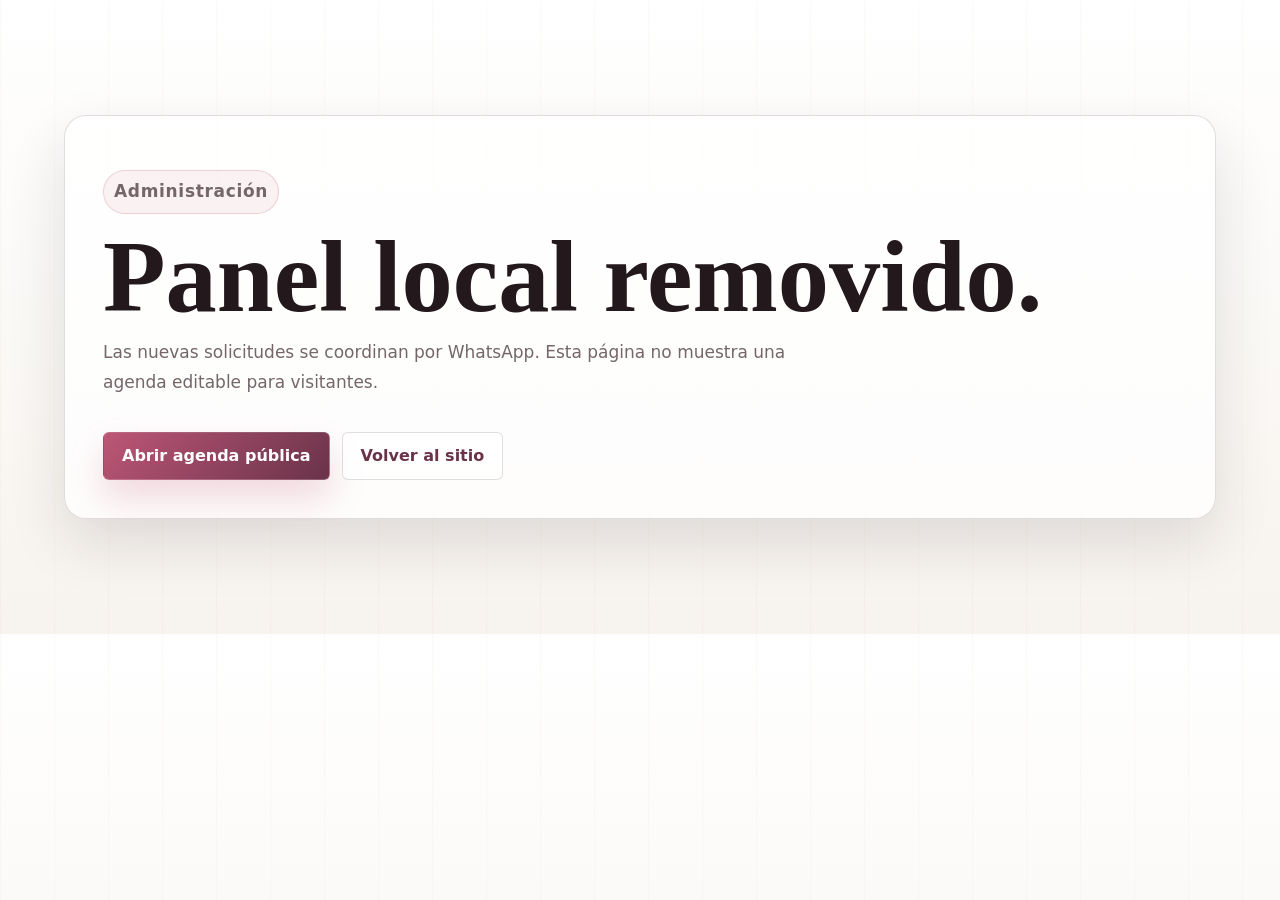
<file: admin.html>
<!doctype html>
<html lang="es">
  <head>
    <meta charset="utf-8">
    <meta name="viewport" content="width=device-width, initial-scale=1">
    <title>Administración | Jenny Delgado Centro Estética Laser</title>
    <link rel="stylesheet" href="styles.css?v=footer-location-1">
    <script defer src="app.js?v=pricing-slow-1"></script>
  </head>
  <body>
    <main class="section">
      <div class="booking-side">
        <p class="eyebrow">Administración</p>
        <h1>Panel local removido.</h1>
        <p>Las nuevas solicitudes se coordinan por WhatsApp. Esta página no muestra una agenda editable para visitantes.</p>
        <div class="hero-actions">
          <a class="button primary" href="agenda.html">Abrir agenda pública</a>
          <a class="button secondary" href="index.html">Volver al sitio</a>
        </div>
      </div>
    </main>
  </body>
</html>
</file>
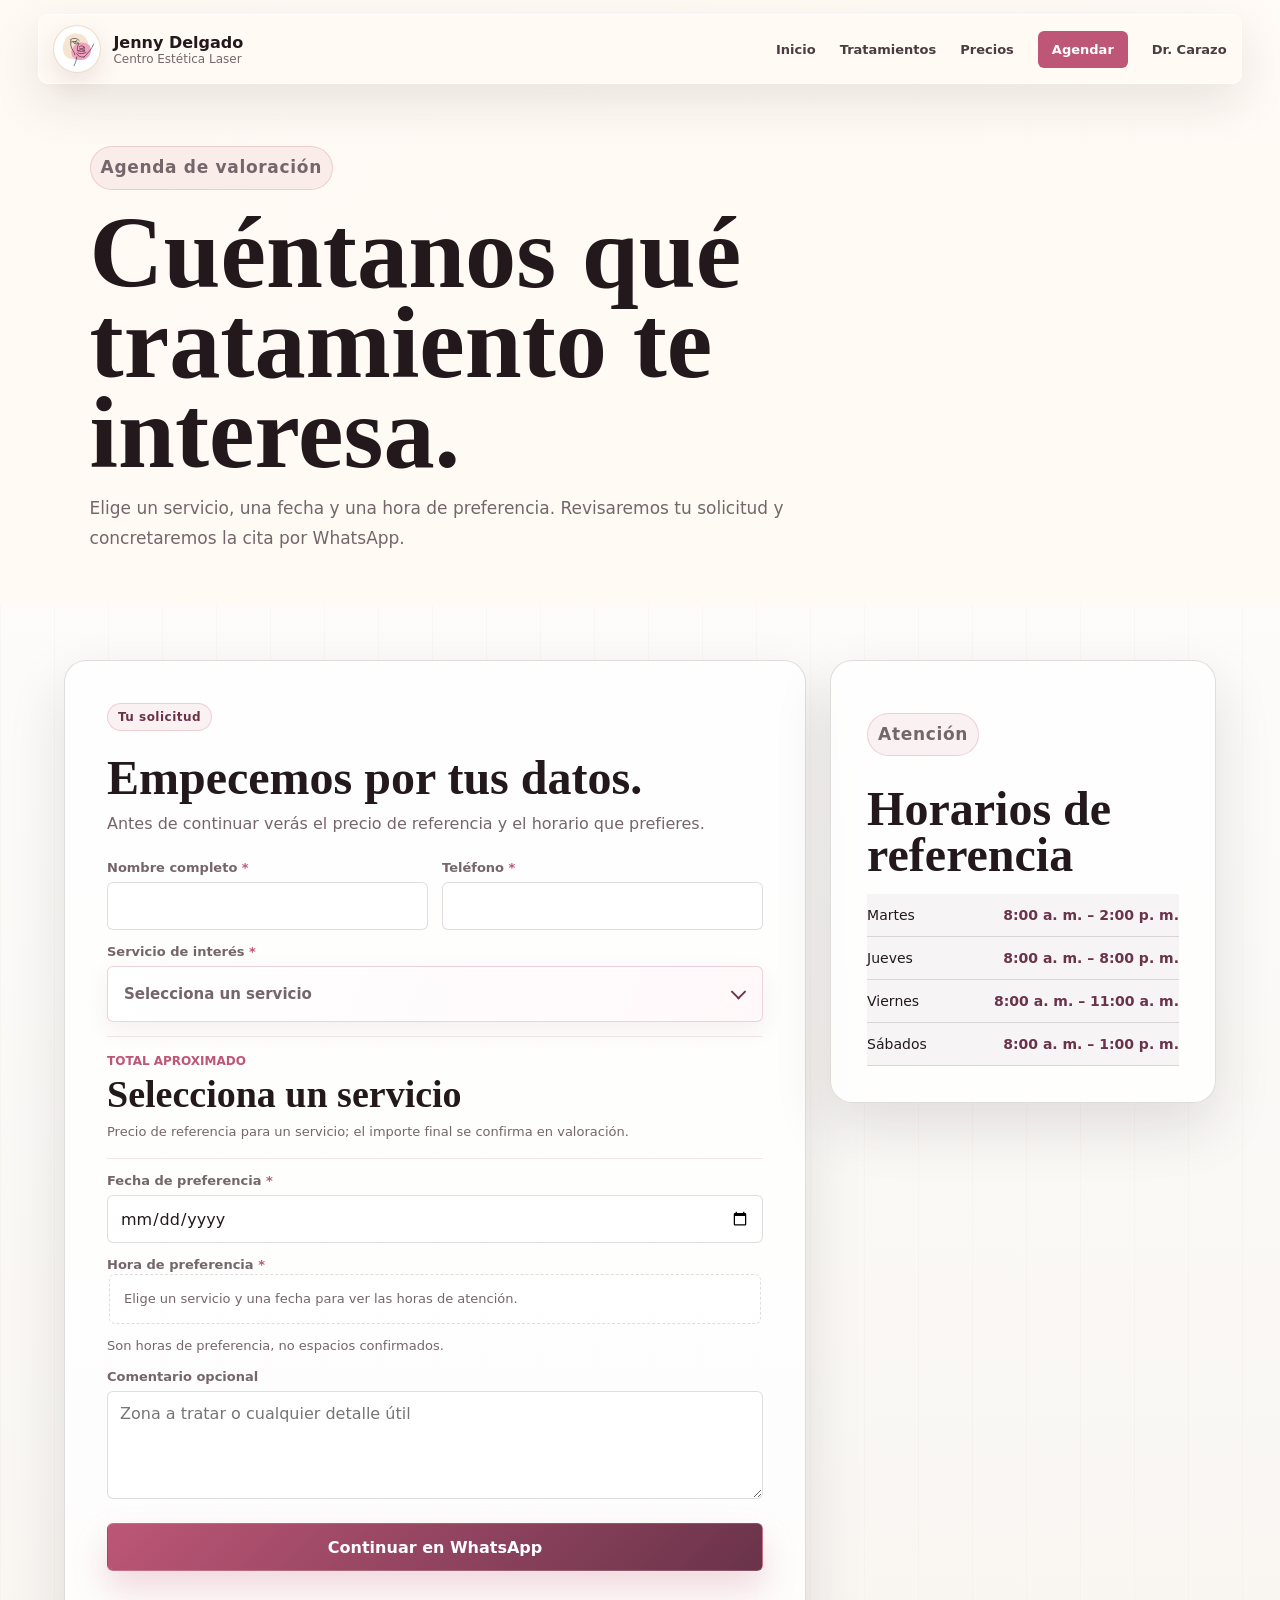
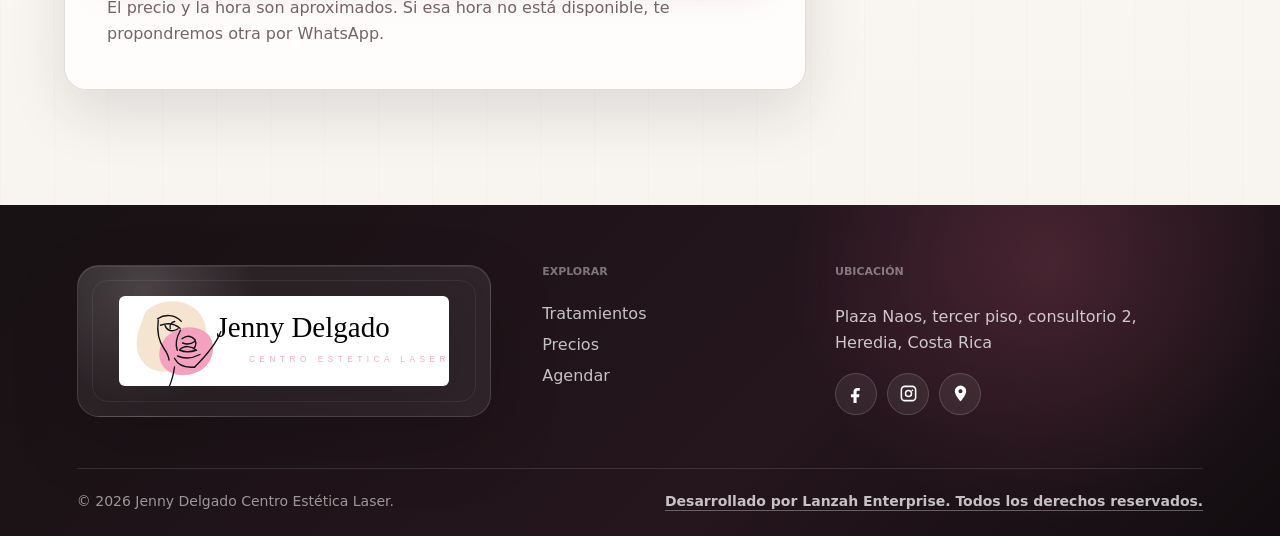
<file: agenda.html>
<!doctype html>
<html lang="es">
  <head>
    <meta charset="utf-8">
    <meta name="viewport" content="width=device-width, initial-scale=1">
    <meta name="description" content="Solicita una valoración en Jenny Delgado Centro Estética Laser por WhatsApp.">
    <title>Agendar | Jenny Delgado Centro Estética Laser</title>
    <link rel="stylesheet" href="styles.css?v=booking-preference-1">
    <script defer src="app.js?v=booking-preference-1"></script>
  </head>
  <body class="brand-jenny booking-page">
    <header class="site-header">
      <a class="brand" href="index.html" aria-label="Ir al inicio">
        <img class="brand-logo-mark" src="assets/logo-mark.svg" alt="">
        <span>
          <strong>Jenny Delgado</strong>
          <small>Centro Estética Laser</small>
        </span>
      </a>
      <button class="mobile-menu-toggle" id="mobile-menu-toggle" type="button" aria-expanded="false" aria-controls="main-nav" aria-label="Abrir menú">
        <span aria-hidden="true"></span>
        <span aria-hidden="true"></span>
      </button>
      <nav class="main-nav" id="main-nav" aria-label="Navegación principal">
        <div class="desktop-nav">
          <a href="index.html">Inicio</a>
          <a href="index.html#tratamientos">Tratamientos</a>
          <a href="index.html#precios">Precios</a>
          <a href="agenda.html" class="nav-cta">Agendar</a>
          <a href="https://dr-carazo-centro-laser.adminlanzah.workers.dev/">Dr. Carazo</a>
        </div>
        <div class="mobile-menu-shell" aria-label="Menú móvil">
          <div class="mobile-menu-head">
            <div>
              <img class="brand-logo-mark" src="assets/logo-mark.svg" alt="">
              <strong>Jenny Delgado</strong>
              <small>Centro Estética Laser</small>
            </div>
            <button class="mobile-menu-close" type="button" data-close-menu aria-label="Cerrar menú">
              <span aria-hidden="true"></span>
              <span aria-hidden="true"></span>
            </button>
          </div>
          <a class="mobile-menu-cta" href="agenda.html" data-close-menu>
            <span>Citas</span>
            <strong>Agendar valoración</strong>
            <small>Confirmación por WhatsApp</small>
          </a>
          <div class="mobile-menu-links">
            <a href="index.html" data-close-menu><span>01</span><strong>Inicio</strong><small>Portada</small></a>
            <a href="index.html#tratamientos" data-close-menu><span>02</span><strong>Tratamientos</strong><small>Facial, laser y corporal</small></a>
            <a href="index.html#objetivos" data-close-menu><span>03</span><strong>Objetivos</strong><small>Buscar por necesidad</small></a>
            <a href="index.html#precios" data-close-menu><span>04</span><strong>Precios</strong><small>Información clara</small></a>
            <a href="agenda.html" aria-current="page" data-close-menu><span>05</span><strong>Agendar</strong><small>Solicitud por WhatsApp</small></a>
          </div>
          <div class="mobile-menu-secondary">
            <a href="https://dr-carazo-centro-laser.adminlanzah.workers.dev/" data-close-menu>Dr. Carazo</a>
          </div>
        </div>
      </nav>
    </header>

    <main>
      <section class="booking-hero">
        <div class="reveal">
          <p class="eyebrow">Agenda de valoración</p>
          <h1>Cuéntanos qué tratamiento te interesa.</h1>
          <p>Elige un servicio, una fecha y una hora de preferencia. Revisaremos tu solicitud y concretaremos la cita por WhatsApp.</p>
        </div>
      </section>

      <section class="booking-app section">
        <form class="booking-card" id="booking-form">
          <div class="booking-form-heading">
            <p class="eyebrow">Tu solicitud</p>
            <h2>Empecemos por tus datos.</h2>
            <p>Antes de continuar verás el precio de referencia y el horario que prefieres.</p>
          </div>
          <div class="form-grid">
            <label>
              <span>Nombre completo <em>*</em></span>
              <input name="name" type="text" autocomplete="name" minlength="3" maxlength="100" required>
            </label>
            <label>
              <span>Teléfono <em>*</em></span>
              <input name="phone" type="tel" autocomplete="tel" inputmode="tel" pattern="[+0-9 ()-]{8,24}" title="Ingresa un teléfono válido de al menos 8 caracteres." minlength="8" maxlength="24" required>
            </label>
            <label class="form-grid-wide">
              <span>Servicio de interés <em>*</em></span>
              <span class="booking-select-shell">
                <select id="booking-service" name="service" required>
                  <option value="">Selecciona un servicio</option>
                </select>
              </span>
            </label>
            <div class="booking-estimate form-grid-wide" aria-live="polite">
              <span>Total aproximado</span>
              <strong id="booking-estimate-price">Selecciona un servicio</strong>
              <small id="booking-estimate-detail">El importe final se confirma durante la valoración.</small>
            </div>
            <label class="form-grid-wide">
              <span>Fecha de preferencia <em>*</em></span>
              <input id="booking-date" name="date" type="date" required>
            </label>
            <fieldset class="booking-time-field form-grid-wide">
              <legend>Hora de preferencia <em>*</em></legend>
              <div class="booking-time-grid" id="booking-times" role="group" aria-label="Horas de preferencia">
                <p class="booking-time-empty">Elige un servicio y una fecha para ver las horas de atención.</p>
              </div>
              <p class="booking-time-note" id="booking-time-note">Son horas de preferencia, no espacios confirmados.</p>
            </fieldset>
            <label class="form-grid-wide">
              <span>Comentario opcional</span>
              <textarea name="note" maxlength="300" rows="3" placeholder="Zona a tratar o cualquier detalle útil"></textarea>
            </label>
          </div>
          <p class="form-notice" id="form-notice" role="alert" hidden></p>
          <button class="button primary wide booking-submit" type="submit">Continuar en WhatsApp</button>
          <p class="booking-disclaimer">El precio y la hora son aproximados. Si esa hora no está disponible, te propondremos otra por WhatsApp.</p>
        </form>

        <aside class="booking-summary" aria-label="Información de atención">
          <p class="eyebrow">Atención</p>
          <h2>Horarios de referencia</h2>
          <dl class="opening-hours">
            <div><dt>Martes</dt><dd>8:00 a. m. – 2:00 p. m.</dd></div>
            <div><dt>Jueves</dt><dd>8:00 a. m. – 8:00 p. m.</dd></div>
            <div><dt>Viernes</dt><dd>8:00 a. m. – 11:00 a. m.</dd></div>
            <div><dt>Sábados</dt><dd>8:00 a. m. – 1:00 p. m.</dd></div>
          </dl>
        </aside>
      </section>
    </main>

    <footer class="brand-footer">
      <div class="footer-logo-panel footer-logo-primary">
        <img src="assets/logo-horizontal.svg" alt="Jenny Delgado Centro Estética Laser">
      </div>
      <nav class="footer-links" aria-label="Navegación secundaria">
        <span>Explorar</span>
        <a href="index.html#tratamientos">Tratamientos</a>
        <a href="index.html#precios">Precios</a>
        <a href="agenda.html">Agendar</a>
      </nav>
      <div class="footer-contact">
        <span>Ubicación</span>
        <address>Plaza Naos, tercer piso, consultorio 2, Heredia, Costa Rica</address>
        <div class="footer-socials" aria-label="Enlaces sociales y ubicación">
          <a class="social-link" href="https://www.facebook.com/" target="_blank" rel="noopener" aria-label="Facebook de Jenny Delgado">
            <svg viewBox="0 0 24 24" aria-hidden="true"><path d="M14 8.5h2.2V5.1c-.4-.1-1.6-.2-3-.2-3 0-5 1.8-5 5.1v2.9H5v3.8h3.2V24h3.9v-7.3h3.1l.5-3.8h-3.6v-2.5c0-1.1.3-1.9 1.9-1.9Z"/></svg>
          </a>
          <a class="social-link" href="https://www.instagram.com/" target="_blank" rel="noopener" aria-label="Instagram de Jenny Delgado">
            <svg viewBox="0 0 24 24" aria-hidden="true"><path d="M7.4 2h9.2A5.4 5.4 0 0 1 22 7.4v9.2a5.4 5.4 0 0 1-5.4 5.4H7.4A5.4 5.4 0 0 1 2 16.6V7.4A5.4 5.4 0 0 1 7.4 2Zm0 2A3.4 3.4 0 0 0 4 7.4v9.2A3.4 3.4 0 0 0 7.4 20h9.2a3.4 3.4 0 0 0 3.4-3.4V7.4A3.4 3.4 0 0 0 16.6 4H7.4Zm4.6 3.2a4.8 4.8 0 1 1 0 9.6 4.8 4.8 0 0 1 0-9.6Zm0 2a2.8 2.8 0 1 0 0 5.6 2.8 2.8 0 0 0 0-5.6Zm5-2.3a1.1 1.1 0 1 1 0 2.2 1.1 1.1 0 0 1 0-2.2Z"/></svg>
          </a>
          <a class="social-link" href="https://www.google.com/maps/search/?api=1&amp;query=Plaza%20Naos%2C%20Tercer%20piso%2C%20consultorio%202%2C%20Heredia%2C%20Costa%20Rica" target="_blank" rel="noopener" aria-label="Abrir ubicación en Google Maps">
            <svg viewBox="0 0 24 24" aria-hidden="true"><path d="M12 2a7.2 7.2 0 0 1 7.2 7.2c0 5.2-7.2 12.8-7.2 12.8S4.8 14.4 4.8 9.2A7.2 7.2 0 0 1 12 2Zm0 4.6a2.6 2.6 0 1 0 0 5.2 2.6 2.6 0 0 0 0-5.2Z"/></svg>
          </a>
        </div>
      </div>
      <div class="footer-bottom">
        <small>&copy; 2026 Jenny Delgado Centro Estética Laser.</small>
        <a class="developer-credit" href="https://lanzahcr.com" target="_blank" rel="noopener">Desarrollado por Lanzah Enterprise. Todos los derechos reservados.</a>
      </div>
    </footer>
  </body>
</html>
</file>
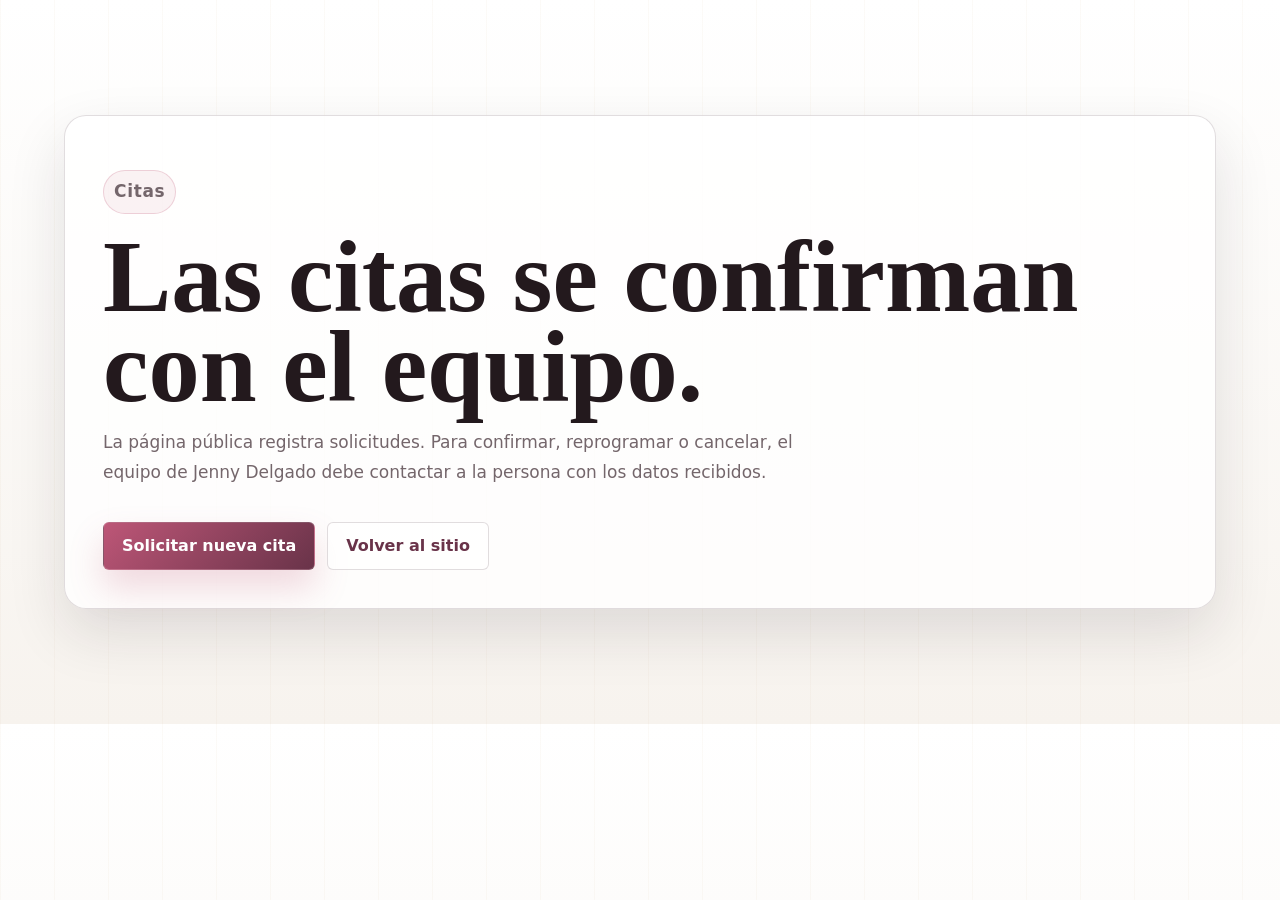
<file: citas.html>
<!doctype html>
<html lang="es">
  <head>
    <meta charset="utf-8">
    <meta name="viewport" content="width=device-width, initial-scale=1">
    <title>Citas | Jenny Delgado Centro Estética Laser</title>
    <link rel="stylesheet" href="styles.css?v=footer-location-1">
    <script defer src="app.js?v=pricing-slow-1"></script>
  </head>
  <body>
    <main class="section">
      <div class="booking-side">
        <p class="eyebrow">Citas</p>
        <h1>Las citas se confirman con el equipo.</h1>
        <p>La página pública registra solicitudes. Para confirmar, reprogramar o cancelar, el equipo de Jenny Delgado debe contactar a la persona con los datos recibidos.</p>
        <div class="hero-actions">
          <a class="button primary" href="agenda.html">Solicitar nueva cita</a>
          <a class="button secondary" href="index.html">Volver al sitio</a>
        </div>
      </div>
    </main>
  </body>
</html>
</file>
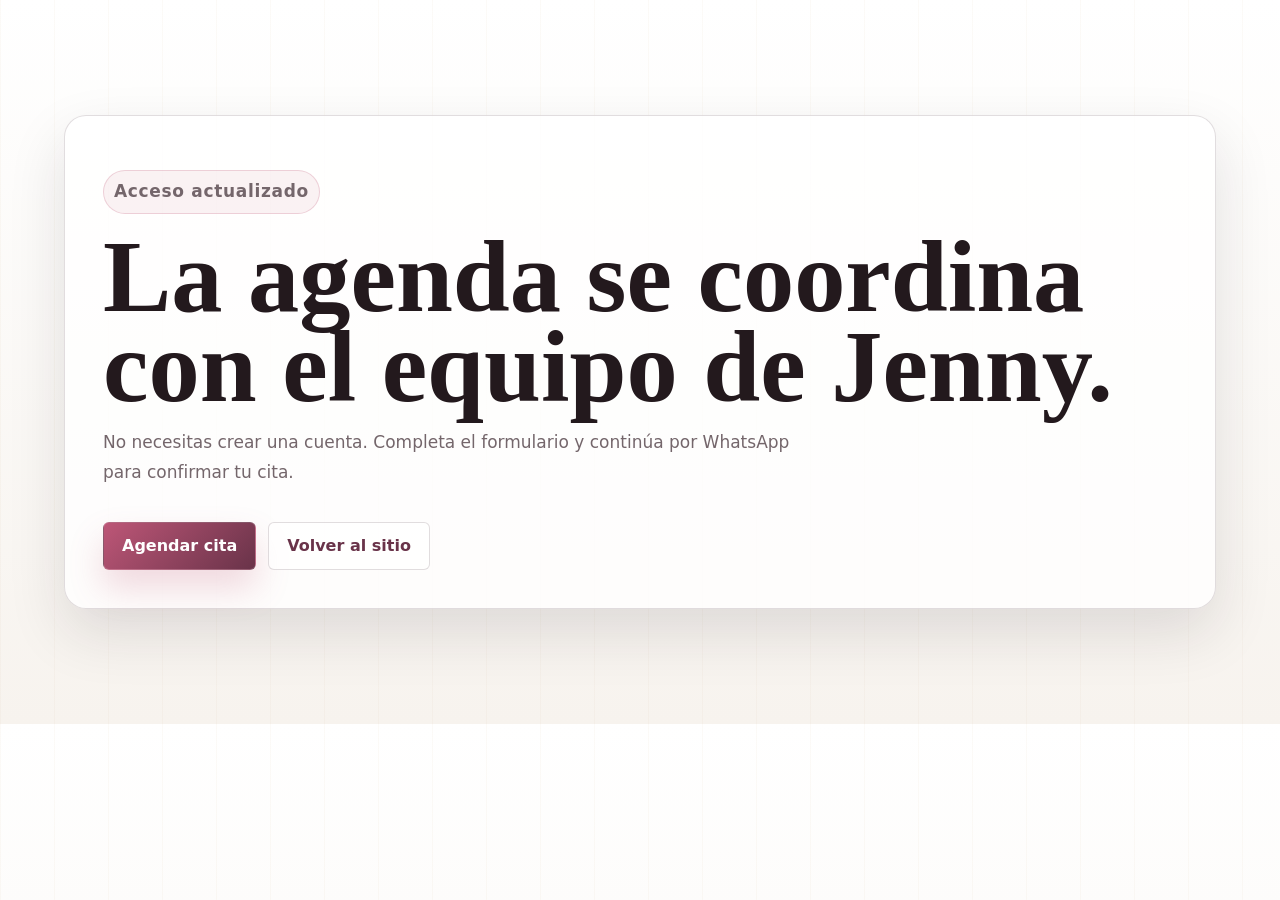
<file: login.html>
<!doctype html>
<html lang="es">
  <head>
    <meta charset="utf-8">
    <meta name="viewport" content="width=device-width, initial-scale=1">
    <title>Acceso | Jenny Delgado Centro Estética Laser</title>
    <link rel="stylesheet" href="styles.css?v=footer-location-1">
    <script defer src="app.js?v=pricing-slow-1"></script>
  </head>
  <body>
    <main class="section">
      <div class="booking-side">
        <p class="eyebrow">Acceso actualizado</p>
        <h1>La agenda se coordina con el equipo de Jenny.</h1>
        <p>No necesitas crear una cuenta. Completa el formulario y continúa por WhatsApp para confirmar tu cita.</p>
        <div class="hero-actions">
          <a class="button primary" href="agenda.html">Agendar cita</a>
          <a class="button secondary" href="index.html">Volver al sitio</a>
        </div>
      </div>
    </main>
  </body>
</html>
</file>
<file: styles.css>
:root {
  --ink: #23191d;
  --muted: #74666b;
  --line: rgba(88, 70, 77, .18);
  --paper: #f7f3ee;
  --cream: #fffaf4;
  --white: #ffffff;
  --rose: #bd5677;
  --rose-soft: #f4d7e1;
  --mulberry: #693349;
  --moss: #6c725d;
  --gold: #b88a42;
  --charcoal: #181214;
  --font-body: Inter, ui-sans-serif, system-ui, -apple-system, BlinkMacSystemFont, "Segoe UI", sans-serif;
  --font-display: "Iowan Old Style", Georgia, "Times New Roman", serif;
  --radius-sm: 6px;
  --radius-md: 10px;
  --radius-lg: 22px;
  --shadow-soft: 0 24px 58px rgba(35, 25, 29, .12);
  --shadow-deep: 0 38px 98px rgba(24, 18, 20, .28);
  --container: minmax(20px, 1fr) repeat(12, minmax(0, 94px)) minmax(20px, 1fr);
  --ease: cubic-bezier(.2, .8, .2, 1);
  --fast: 180ms;
  --slow: 700ms;
  color-scheme: light;
  font-family: var(--font-body);
}

* {
  box-sizing: border-box;
}

[hidden] {
  display: none !important;
}

html {
  scroll-behavior: smooth;
  overflow-x: hidden;
}

body {
  margin: 0;
  color: var(--ink);
  background:
    linear-gradient(90deg, rgba(184, 138, 66, .04) 1px, transparent 1px),
    linear-gradient(180deg, #fff, var(--paper));
  background-size: 54px 54px, auto;
  overflow-x: hidden;
}

body.nav-open {
  overflow: hidden;
}

a {
  color: inherit;
  text-decoration: none;
}

img {
  display: block;
  max-width: 100%;
}

button,
input,
select {
  font: inherit;
}

.site-header {
  position: fixed;
  top: 14px;
  left: clamp(14px, 3vw, 42px);
  right: clamp(14px, 3vw, 42px);
  z-index: 60;
  display: flex;
  align-items: center;
  justify-content: space-between;
  gap: 18px;
  min-height: 64px;
  border: 1px solid rgba(255, 255, 255, .72);
  border-radius: var(--radius-md);
  padding: 10px 14px;
  color: var(--ink);
  background: rgba(255, 250, 244, .78);
  box-shadow: 0 18px 50px rgba(35, 25, 29, .1);
  backdrop-filter: blur(18px);
  transition: min-height var(--fast) var(--ease), background var(--fast) var(--ease), border-color var(--fast) var(--ease);
}

.site-header[data-condensed] {
  min-height: 56px;
  border-color: rgba(189, 86, 119, .22);
  background: rgba(255, 250, 244, .94);
}

.brand {
  display: inline-flex;
  align-items: center;
  gap: 12px;
  min-width: 245px;
}

.brand-logo-mark {
  width: 48px;
  height: 48px;
  border: 1px solid rgba(184, 138, 66, .28);
  border-radius: 50%;
  padding: 4px;
  background: var(--white);
  box-shadow: 0 10px 24px rgba(105, 51, 73, .12);
}

.brand strong,
.brand small {
  display: block;
}

.brand small {
  color: var(--muted);
  font-size: 12px;
}

.main-nav {
  display: flex;
  align-items: center;
}

.desktop-nav {
  display: flex;
  align-items: center;
  gap: clamp(12px, 2vw, 24px);
  color: #4a3c41;
  font-size: 13px;
  font-weight: 760;
}

.main-nav a {
  position: relative;
}

.main-nav a:not(.nav-cta)::after,
.text-link::after {
  position: absolute;
  left: 0;
  right: 100%;
  bottom: -5px;
  height: 1px;
  background: currentColor;
  content: "";
  transition: right var(--fast) var(--ease);
}

.main-nav a:hover::after,
.text-link:hover::after {
  right: 0;
}

.nav-cta {
  border: 1px solid rgba(189, 86, 119, .26);
  border-radius: var(--radius-sm);
  padding: 10px 13px;
  color: var(--white);
  background: var(--rose);
  font-weight: 850;
}

.mobile-menu-toggle {
  display: none;
  border: 1px solid var(--line);
  border-radius: var(--radius-sm);
  padding: 9px 11px;
  color: var(--ink);
  background: rgba(255, 255, 255, .62);
  font-weight: 820;
}

.mobile-menu-shell,
.mobile-bottom-bar,
.booking-mobile-controls {
  display: none;
}

.button {
  position: relative;
  display: inline-flex;
  align-items: center;
  justify-content: center;
  gap: 9px;
  min-height: 48px;
  border: 1px solid transparent;
  border-radius: var(--radius-sm);
  padding: 13px 18px;
  font-weight: 860;
  cursor: pointer;
  transition: transform var(--fast) var(--ease), border-color var(--fast) var(--ease), background var(--fast) var(--ease);
}

.button::after {
  content: "->";
  display: none;
  transition: transform var(--fast) var(--ease);
}

.button:hover {
  transform: translateY(-2px);
}

.button:hover::after {
  transform: translateX(4px);
}

.button.primary {
  color: var(--white);
  border-color: rgba(255, 255, 255, .16);
  background: linear-gradient(135deg, var(--rose), var(--mulberry));
  box-shadow: 0 18px 34px rgba(189, 86, 119, .22);
}

.button.secondary {
  color: var(--mulberry);
  border-color: var(--line);
  background: rgba(255, 255, 255, .68);
}

.button.ghost {
  color: var(--white);
  border-color: rgba(255, 255, 255, .34);
  background: rgba(255, 255, 255, .1);
}

.button.wide {
  width: 100%;
}

.beauty-hero {
  position: relative;
  min-height: 100vh;
  display: grid;
  grid-template-columns: var(--container);
  align-items: center;
  gap: 0;
  overflow: hidden;
  padding: 128px 0 76px;
  background:
    radial-gradient(circle at 78% 32%, rgba(189, 86, 119, .22), transparent 24%),
    linear-gradient(135deg, #fffaf4, #f4ebe7 58%, #fff);
}

.beauty-hero::before {
  position: absolute;
  inset: 10% auto auto 49%;
  width: min(44vw, 640px);
  height: min(44vw, 640px);
  border: 1px solid rgba(184, 138, 66, .18);
  border-radius: 42% 58% 48% 52%;
  background: rgba(244, 215, 225, .38);
  content: "";
}

.hero-copy {
  position: relative;
  z-index: 2;
  grid-column: 2 / span 5;
  max-width: 670px;
}

.eyebrow,
.tag {
  display: inline-flex;
  align-items: center;
  width: fit-content;
  border: 1px solid rgba(189, 86, 119, .22);
  border-radius: 999px;
  padding: 6px 10px;
  color: var(--mulberry);
  background: rgba(189, 86, 119, .08);
  font-size: 12px;
  font-weight: 850;
  letter-spacing: .04em;
}

h1,
h2,
h3,
p {
  margin: 0;
}

h1,
h2 {
  font-family: var(--font-display);
  font-weight: 620;
  letter-spacing: 0;
}

h1 {
  margin-top: 18px;
  font-size: clamp(58px, 8vw, 108px);
  line-height: .88;
}

h2 {
  margin-top: 14px;
  font-size: clamp(34px, 5vw, 72px);
  line-height: .96;
}

h3 {
  font-size: clamp(26px, 3vw, 42px);
  line-height: 1.04;
}

.hero-copy p:not(.eyebrow) {
  max-width: 600px;
  margin-top: 24px;
  color: var(--muted);
  font-size: 18px;
  line-height: 1.75;
}

.hero-actions {
  display: flex;
  flex-wrap: wrap;
  gap: 12px;
  margin-top: 34px;
}

.beauty-portrait {
  position: relative;
  z-index: 2;
  grid-column: 8 / span 5;
  margin: 0;
}

.beauty-portrait img {
  width: 100%;
  min-height: 640px;
  object-fit: cover;
  border-radius: var(--radius-lg) var(--radius-lg) 0 var(--radius-lg);
  box-shadow: var(--shadow-deep);
}

.beauty-portrait figcaption {
  position: absolute;
  left: -70px;
  bottom: 34px;
  width: min(310px, 80%);
  display: grid;
  gap: 6px;
  border: 1px solid rgba(255, 255, 255, .58);
  border-radius: var(--radius-md);
  padding: 18px;
  background: rgba(255, 250, 244, .86);
  box-shadow: var(--shadow-soft);
  backdrop-filter: blur(14px);
}

.beauty-portrait span,
.editorial-number,
.beauty-authority span {
  color: var(--rose);
  font-family: ui-monospace, SFMono-Regular, Consolas, monospace;
  font-size: 12px;
  letter-spacing: .14em;
}

.beauty-portrait strong {
  font-family: var(--font-display);
  font-size: 26px;
  line-height: 1;
}

.beauty-portrait small {
  color: var(--muted);
}

.hero-signature {
  grid-column: 2 / span 4;
  align-self: end;
  display: flex;
  align-items: center;
  gap: 18px;
  margin-top: 44px;
  color: var(--muted);
}

.hero-signature img {
  width: 170px;
}

.beauty-authority {
  display: grid;
  grid-template-columns: repeat(4, 1fr);
  gap: 1px;
  background: var(--line);
}

.beauty-authority article {
  min-height: 158px;
  display: grid;
  align-content: end;
  gap: 8px;
  padding: clamp(24px, 4vw, 42px);
  background: rgba(255, 250, 244, .92);
}

.beauty-authority strong {
  font-family: var(--font-display);
  font-size: clamp(26px, 3vw, 42px);
  font-weight: 620;
  line-height: 1;
}

.beauty-authority p {
  color: var(--muted);
  line-height: 1.5;
}

.section {
  padding: clamp(64px, 9vw, 132px) clamp(20px, 5vw, 76px);
}

.section-heading,
.price-intro {
  max-width: 890px;
  margin-bottom: 38px;
}

.section-heading p:not(.eyebrow),
.finder-copy p,
.price-intro p,
.beauty-goal-card p,
.beauty-feature p,
.before-after-shell p,
.booking-hero p,
.booking-summary p,
.booking-step .field-help,
.booking-side p {
  max-width: 720px;
  margin-top: 16px;
  color: var(--muted);
  font-size: 17px;
  line-height: 1.75;
}

.objective-finder {
  display: grid;
  grid-template-columns: minmax(0, .9fr) minmax(240px, .7fr) minmax(320px, .9fr);
  gap: clamp(20px, 4vw, 54px);
  align-items: center;
  background: #fff;
}

.beauty-objective-tabs {
  display: grid;
  gap: 8px;
}

.beauty-objective-tabs button {
  border: 0;
  border-bottom: 1px solid var(--line);
  padding: 14px 0;
  color: var(--ink);
  background: transparent;
  text-align: left;
  cursor: pointer;
  font-family: var(--font-display);
  font-size: clamp(24px, 3vw, 38px);
  transition: color var(--fast) var(--ease), padding-left var(--fast) var(--ease);
}

.beauty-objective-tabs button.is-active,
.beauty-objective-tabs button:hover {
  padding-left: 16px;
  color: var(--rose);
}

.beauty-goal-card {
  display: grid;
  gap: 16px;
  border: 1px solid var(--line);
  border-radius: var(--radius-lg);
  padding: clamp(26px, 4vw, 44px);
  background:
    linear-gradient(180deg, rgba(255, 255, 255, .9), rgba(255, 250, 244, .96));
  box-shadow: var(--shadow-soft);
}

.goal-meta {
  display: grid;
  gap: 5px;
  border-top: 1px solid var(--line);
  padding-top: 16px;
}

.goal-meta strong {
  color: var(--mulberry);
  font-size: 22px;
}

.goal-meta small {
  color: var(--muted);
}

.treatment-story {
  background: var(--paper);
}

.beauty-feature {
  display: grid;
  grid-template-columns: 72px minmax(300px, .92fr) minmax(0, 1fr);
  gap: clamp(20px, 4vw, 52px);
  align-items: center;
  padding: clamp(24px, 5vw, 60px);
  border-top: 1px solid var(--line);
  border-bottom: 1px solid var(--line);
  background: rgba(255, 255, 255, .62);
}

.beauty-feature img {
  width: 100%;
  aspect-ratio: 4 / 5;
  object-fit: cover;
  border-radius: var(--radius-lg) var(--radius-lg) 0 var(--radius-lg);
}

.beauty-feature dl,
.booking-summary dl {
  display: grid;
  gap: 1px;
  margin: 22px 0;
  background: var(--line);
}

.beauty-feature dl div,
.booking-summary dl div {
  display: flex;
  justify-content: space-between;
  gap: 12px;
  padding: 13px 0;
  background: rgba(255, 255, 255, .7);
}

.beauty-feature dt,
.booking-summary dt {
  color: var(--muted);
}

.beauty-feature dd,
.booking-summary dd {
  margin: 0;
  color: var(--mulberry);
  font-weight: 900;
}

.treatment-rail {
  display: grid;
  grid-template-columns: repeat(4, minmax(220px, 1fr));
  gap: 1px;
  margin-top: 28px;
  overflow-x: auto;
  background: var(--line);
}

.treatment-rail article {
  min-height: 190px;
  display: grid;
  align-content: end;
  gap: 10px;
  padding: 24px;
  background: #fff;
}

.treatment-rail span {
  color: var(--rose);
  font-size: 12px;
  font-weight: 850;
}

.treatment-rail strong {
  font-family: var(--font-display);
  font-size: 28px;
  font-weight: 620;
  line-height: 1.05;
}

.treatment-rail small {
  color: var(--muted);
}

.beauty-tech {
  display: grid;
  grid-template-columns: var(--container);
  gap: 0;
  padding: clamp(70px, 10vw, 140px) 0;
  color: var(--white);
  background:
    radial-gradient(circle at 76% 42%, rgba(189, 86, 119, .34), transparent 24%),
    linear-gradient(135deg, #181214, #3d1f2c 58%, #151113);
}

.beauty-tech .eyebrow {
  color: #ffe3ec;
  border-color: rgba(255, 255, 255, .22);
  background: rgba(255, 255, 255, .1);
}

.tech-copy {
  grid-column: 2 / span 5;
  align-self: center;
}

.tech-copy p:not(.eyebrow) {
  color: rgba(255, 255, 255, .72);
  line-height: 1.75;
}

.tech-video-grid {
  grid-column: 8 / span 5;
  display: grid;
  grid-template-columns: 1fr 1fr;
  gap: 16px;
}

.poster-card {
  position: relative;
  min-height: 420px;
  display: grid;
  align-content: end;
  gap: 8px;
  overflow: hidden;
  border: 1px solid rgba(255, 255, 255, .14);
  border-radius: var(--radius-md);
  padding: 24px;
  color: var(--white);
  text-align: left;
  cursor: pointer;
  background: center/cover;
  box-shadow: var(--shadow-deep);
}

.poster-card::before {
  position: absolute;
  inset: 0;
  background: linear-gradient(180deg, transparent, rgba(24, 18, 20, .78));
  content: "";
}

.poster-card > * {
  position: relative;
}

.poster-card strong {
  font-size: 30px;
  line-height: 1.05;
}

.poster-card span,
.poster-card em {
  font-style: normal;
  font-weight: 850;
}

.poster-card.sculpting {
  background-image: url("https://images.unsplash.com/photo-1518310383802-640c2de311b2?auto=format&fit=crop&w=900&q=80");
}

.poster-card.facial {
  background-image: url("https://images.unsplash.com/photo-1570172619644-dfd03ed5d881?auto=format&fit=crop&w=900&q=80");
}

.poster-card.hair {
  background-image: url("https://images.unsplash.com/photo-1519415943484-9fa1873496d4?auto=format&fit=crop&w=900&q=80");
}

.price-editorial {
  display: grid;
  grid-template-columns: minmax(260px, .55fr) minmax(0, 1fr);
  gap: clamp(24px, 5vw, 72px);
  background: #fff;
}

.price-intro {
  position: sticky;
  top: 110px;
  align-self: start;
}

.price-grid {
  counter-reset: price-card;
  display: grid;
  grid-template-columns: repeat(2, minmax(0, 1fr));
  gap: 12px;
  background: transparent;
}

.price-grid article {
  position: relative;
  counter-increment: price-card;
  display: grid;
  grid-template-columns: minmax(0, 1fr) auto;
  align-items: end;
  gap: 10px 18px;
  min-height: 112px;
  overflow: hidden;
  border: 1px solid rgba(88, 70, 77, .14);
  border-radius: var(--radius-md);
  padding: 34px 18px 18px;
  background:
    linear-gradient(135deg, rgba(255, 255, 255, .94), rgba(255, 250, 244, .78)),
    #fff;
  box-shadow: 0 18px 46px rgba(35, 25, 29, .08);
  transition:
    opacity 980ms var(--ease),
    transform 980ms var(--ease),
    filter 980ms var(--ease),
    border-color var(--fast) var(--ease),
    box-shadow var(--fast) var(--ease);
  transition-delay: calc(var(--price-delay, 0) * 70ms);
}

.js-ready .price-grid article {
  opacity: 0;
  filter: blur(5px);
  transform: translateY(26px) scale(.985);
}

.js-ready .price-grid.is-visible article {
  opacity: 1;
  filter: blur(0);
  transform: translateY(0) scale(1);
}

.price-grid article::before {
  position: absolute;
  top: 16px;
  left: 18px;
  color: rgba(189, 86, 119, .72);
  content: counter(price-card, decimal-leading-zero);
  font-family: ui-monospace, SFMono-Regular, Consolas, monospace;
  font-size: 11px;
  font-weight: 800;
  letter-spacing: .12em;
}

.price-grid article::after {
  position: absolute;
  inset: 0;
  background:
    linear-gradient(90deg, rgba(189, 86, 119, .18), transparent 34%),
    radial-gradient(circle at 92% 12%, rgba(184, 138, 66, .18), transparent 25%);
  content: "";
  opacity: 0;
  pointer-events: none;
  transition: opacity var(--fast) var(--ease);
}

.price-grid article:hover {
  border-color: rgba(189, 86, 119, .28);
  box-shadow: 0 24px 60px rgba(35, 25, 29, .12);
  transform: translateY(-3px);
}

.price-grid article:hover::after {
  opacity: 1;
}

.price-grid article > * {
  position: relative;
  z-index: 1;
}

.price-grid strong {
  max-width: 22ch;
  line-height: 1.18;
}

.price-grid span {
  color: var(--mulberry);
  font-weight: 900;
  white-space: nowrap;
}

.price-grid article:nth-child(1) { --price-delay: 0; }
.price-grid article:nth-child(2) { --price-delay: 1; }
.price-grid article:nth-child(3) { --price-delay: 2; }
.price-grid article:nth-child(4) { --price-delay: 3; }
.price-grid article:nth-child(5) { --price-delay: 4; }
.price-grid article:nth-child(6) { --price-delay: 5; }
.price-grid article:nth-child(7) { --price-delay: 6; }
.price-grid article:nth-child(8) { --price-delay: 7; }
.price-grid article:nth-child(9) { --price-delay: 8; }
.price-grid article:nth-child(10) { --price-delay: 9; }
.price-grid article:nth-child(11) { --price-delay: 10; }
.price-grid article:nth-child(12) { --price-delay: 11; }
.price-grid article:nth-child(13) { --price-delay: 12; }
.price-grid article:nth-child(14) { --price-delay: 13; }
.price-grid article:nth-child(15) { --price-delay: 14; }
.price-grid article:nth-child(16) { --price-delay: 15; }

.before-after-shell {
  display: grid;
  grid-template-columns: minmax(20px, 1fr) minmax(0, 760px) minmax(260px, 360px) minmax(20px, 1fr);
  align-items: center;
  gap: 28px;
  padding: clamp(72px, 10vw, 132px) 0;
  background:
    linear-gradient(90deg, rgba(244, 215, 225, .55), transparent 58%),
    var(--cream);
}

.before-after-shell > div {
  grid-column: 2;
}

.before-after-shell > .button {
  grid-column: 3;
  justify-self: start;
}

.booking-hero {
  min-height: 56vh;
  display: grid;
  align-items: end;
  padding: 130px clamp(20px, 7vw, 92px) 62px;
  background:
    linear-gradient(90deg, rgba(255, 250, 244, .98), rgba(255, 250, 244, .9)),
    linear-gradient(135deg, rgba(244, 215, 225, .58), transparent 46%);
}

.booking-hero h1 {
  max-width: 850px;
}

.booking-app {
  display: grid;
  grid-template-columns: minmax(0, 1fr) minmax(310px, .52fr);
  gap: 24px;
  align-items: start;
}

.booking-card,
.booking-summary,
.booking-side {
  border: 1px solid var(--line);
  border-radius: var(--radius-lg);
  background: rgba(255, 255, 255, .78);
  box-shadow: var(--shadow-soft);
}

.booking-card {
  display: grid;
  gap: 24px;
  padding: clamp(24px, 4vw, 42px);
}

.booking-summary {
  position: sticky;
  top: 110px;
  display: grid;
  gap: 16px;
  padding: clamp(24px, 4vw, 36px);
}

.booking-summary h2 {
  font-size: clamp(30px, 4vw, 48px);
}

.booking-progress {
  display: grid;
  grid-template-columns: repeat(4, 1fr);
  gap: 1px;
  overflow: hidden;
  border: 1px solid var(--line);
  border-radius: var(--radius-sm);
  background: var(--line);
}

.booking-progress span {
  min-height: 44px;
  display: grid;
  place-items: center;
  padding: 8px;
  color: var(--muted);
  background: #fff;
  font-size: 12px;
  font-weight: 850;
}

.booking-step {
  display: grid;
  gap: 14px;
  border-top: 1px solid var(--line);
  padding-top: 24px;
}

.booking-step h2 {
  font-size: clamp(28px, 4vw, 48px);
}

.booking-card label,
.booking-card fieldset {
  display: grid;
  gap: 7px;
  margin: 0;
  padding: 0;
  border: 0;
}

.booking-card label span,
.booking-card legend {
  color: var(--muted);
  font-size: 13px;
  font-weight: 850;
}

.booking-card input,
.booking-card select {
  min-height: 48px;
  border: 1px solid var(--line);
  border-radius: var(--radius-sm);
  padding: 12px;
  color: var(--ink);
  background: rgba(255, 255, 255, .88);
  outline: none;
  transition: border-color var(--fast) var(--ease), box-shadow var(--fast) var(--ease);
}

.booking-card input:focus,
.booking-card select:focus {
  border-color: rgba(189, 86, 119, .56);
  box-shadow: 0 0 0 4px rgba(189, 86, 119, .1);
}

.form-grid {
  display: grid;
  grid-template-columns: repeat(2, minmax(0, 1fr));
  gap: 14px;
}

.slot-list {
  display: grid;
  grid-template-columns: repeat(auto-fit, minmax(96px, 1fr));
  gap: 10px;
}

.slot-option {
  cursor: pointer;
}

.slot-option input {
  position: absolute;
  opacity: 0;
  pointer-events: none;
}

.slot-option span {
  display: grid;
  place-items: center;
  min-height: 44px;
  border: 1px solid var(--line);
  border-radius: var(--radius-sm);
  color: var(--ink);
  background: #fff;
}

.slot-option input:checked + span {
  color: var(--white);
  border-color: var(--rose);
  background: var(--rose);
}

.empty-state,
.form-notice {
  border: 1px solid var(--line);
  border-radius: var(--radius-sm);
  padding: 12px;
  color: var(--muted);
  background: #fff;
  line-height: 1.5;
}

.is-error,
.form-notice.is-error {
  border-color: rgba(154, 52, 18, .22);
  color: #7c2d12;
  background: #fff7ed;
}

.booking-side {
  padding: clamp(24px, 4vw, 38px);
}

.check-list {
  display: grid;
  gap: 10px;
  margin: 18px 0 0;
  padding: 0;
  list-style: none;
}

.check-list li {
  position: relative;
  padding-left: 24px;
  color: var(--muted);
  line-height: 1.6;
}

.check-list li::before {
  position: absolute;
  left: 0;
  color: var(--rose);
  content: ">";
}

.brand-footer {
  display: grid;
  grid-template-columns: minmax(260px, .72fr) minmax(170px, .42fr) minmax(280px, .64fr);
  gap: clamp(24px, 4vw, 54px);
  align-items: start;
  padding: clamp(34px, 5vw, 60px) clamp(22px, 6vw, 86px) 24px;
  color: rgba(255, 255, 255, .72);
  background:
    radial-gradient(circle at 82% 18%, rgba(189, 86, 119, .24), transparent 24%),
    linear-gradient(135deg, #181214, #25151d 62%, #120d10);
}

.footer-brand span,
.footer-links span,
.footer-actions span,
.footer-contact span {
  display: block;
  margin-bottom: 14px;
  color: rgba(255, 255, 255, .42);
  font-size: 11px;
  font-weight: 860;
  letter-spacing: 0;
  text-transform: uppercase;
}

.brand-footer strong {
  display: block;
  color: var(--white);
  font-family: var(--font-display);
  font-size: clamp(36px, 4vw, 58px);
  line-height: .95;
  font-weight: 620;
}

.footer-links,
.footer-actions,
.footer-contact {
  display: grid;
  align-content: start;
  gap: 12px;
}

.brand-footer a {
  width: fit-content;
  color: rgba(255, 255, 255, .74);
}

.footer-logo-panel {
  position: relative;
  align-self: stretch;
  display: grid;
  place-items: center;
  min-height: 132px;
  overflow: hidden;
  border: 1px solid rgba(255, 255, 255, .13);
  border-radius: var(--radius-lg);
  padding: clamp(18px, 2.6vw, 30px);
  background:
    radial-gradient(circle at 16% 18%, rgba(255, 255, 255, .16), transparent 30%),
    rgba(255, 255, 255, .07);
  box-shadow: inset 0 1px 0 rgba(255, 255, 255, .08), 0 26px 70px rgba(0, 0, 0, .16);
}

.footer-logo-primary {
  align-self: start;
  min-height: 128px;
}

.footer-logo-panel::before {
  position: absolute;
  inset: 14px;
  border: 1px solid rgba(255, 255, 255, .08);
  border-radius: calc(var(--radius-lg) - 6px);
  content: "";
}

.footer-logo-panel img {
  position: relative;
  z-index: 1;
  width: min(100%, 330px);
  border-radius: var(--radius-sm);
  box-shadow: 0 18px 48px rgba(24, 18, 20, .28);
}

.footer-contact address {
  max-width: 34ch;
  color: rgba(255, 255, 255, .76);
  font-style: normal;
  line-height: 1.65;
}

.footer-socials {
  display: flex;
  flex-wrap: wrap;
  gap: 10px;
  margin-top: 4px;
}

.brand-footer .social-link {
  display: grid;
  width: 42px;
  height: 42px;
  place-items: center;
  border: 1px solid rgba(255, 255, 255, .16);
  border-radius: 999px;
  background: rgba(255, 255, 255, .07);
  color: var(--white);
  transition: transform .2s ease, background .2s ease, border-color .2s ease;
}

.brand-footer .social-link:hover {
  border-color: rgba(255, 255, 255, .34);
  background: rgba(255, 255, 255, .12);
  transform: translateY(-2px);
}

.brand-footer .social-link svg {
  width: 19px;
  height: 19px;
  fill: currentColor;
}

.footer-action {
  width: fit-content;
  border: 1px solid rgba(255, 255, 255, .16);
  border-radius: var(--radius-sm);
  padding: 11px 13px;
  color: var(--white);
  background: rgba(255, 255, 255, .07);
  font-weight: 850;
}

.developer-credit {
  width: fit-content;
  color: inherit;
  font-size: 14px;
  line-height: 1.5;
  font-weight: 650;
  text-decoration: underline;
  text-decoration-color: rgba(255, 255, 255, .32);
  text-underline-offset: 4px;
}

.footer-bottom {
  grid-column: 1 / -1;
  display: flex;
  flex-wrap: wrap;
  justify-content: space-between;
  gap: 14px 24px;
  border-top: 1px solid rgba(255, 255, 255, .12);
  padding-top: 22px;
  font-size: 14px;
  line-height: 1.5;
  color: rgba(255, 255, 255, .56);
}

.footer-bottom small,
.footer-bottom .developer-credit {
  font-size: inherit;
  line-height: inherit;
}

.video-modal {
  position: fixed;
  inset: 0;
  z-index: 100;
  display: grid;
  place-items: center;
  padding: 20px;
  background: rgba(24, 18, 20, .72);
}

.video-modal-card {
  width: min(920px, 96vw);
  border-radius: var(--radius-md);
  overflow: hidden;
  background: #101820;
  box-shadow: var(--shadow-deep);
}

.video-modal-top {
  display: flex;
  align-items: center;
  justify-content: space-between;
  gap: 16px;
  padding: 14px 16px;
  color: var(--white);
}

.video-modal-top button {
  border: 0;
  color: var(--white);
  background: transparent;
  cursor: pointer;
  font-weight: 850;
}

.video-modal iframe {
  width: 100%;
  aspect-ratio: 16 / 9;
  border: 0;
}

.reveal {
  opacity: 1;
  transform: translateY(0);
  transition: opacity var(--slow) var(--ease), transform var(--slow) var(--ease);
}

.reveal.is-visible {
  opacity: 1;
  transform: translateY(0);
}

@media (prefers-reduced-motion: reduce) {
  *,
  *::before,
  *::after {
    scroll-behavior: auto !important;
    animation-duration: .01ms !important;
    animation-iteration-count: 1 !important;
    transition-duration: .01ms !important;
  }

  .reveal {
    opacity: 1;
    transform: none;
  }

  .js-ready .price-grid article {
    opacity: 1;
    filter: none;
    transform: none;
  }
}

@media (min-width: 1441px) {
  :root {
    --container: minmax(40px, 1fr) repeat(12, minmax(0, 108px)) minmax(40px, 1fr);
  }
}

@media (max-width: 1120px) {
  .beauty-hero,
  .beauty-tech {
    grid-template-columns: minmax(20px, 1fr) minmax(0, 1fr) minmax(20px, 1fr);
  }

  .hero-copy,
  .beauty-portrait,
  .hero-signature,
  .tech-copy,
  .tech-video-grid {
    grid-column: 2;
  }

  .beauty-portrait figcaption {
    left: 24px;
  }

  .objective-finder,
  .beauty-feature,
  .price-editorial,
  .booking-app,
  .before-after-shell,
  .brand-footer {
    grid-template-columns: 1fr;
  }

  .before-after-shell > div,
  .before-after-shell > .button {
    grid-column: auto;
    margin-inline: clamp(20px, 5vw, 76px);
  }

  .price-intro,
  .booking-summary {
    position: static;
  }

  .beauty-authority {
    grid-template-columns: repeat(2, 1fr);
  }
}

@media (max-width: 900px) {
  :root {
    --mobile-x: clamp(18px, 5.6vw, 24px);
  }

  body {
    padding-bottom: 0;
  }

  body.nav-open {
    padding-bottom: 0;
  }

  body.nav-open .site-header {
    background: rgba(255, 250, 244, .28);
    box-shadow: none;
  }

  .mobile-menu-toggle {
    position: relative;
    z-index: 91;
    display: grid;
    place-items: center;
    width: 48px;
    height: 48px;
    flex: 0 0 auto;
    border-color: rgba(105, 51, 73, .2);
    border-radius: 50%;
    padding: 0;
    background:
      radial-gradient(circle at 35% 20%, rgba(255, 255, 255, .82), transparent 26%),
      rgba(255, 250, 244, .86);
    box-shadow: 0 14px 30px rgba(105, 51, 73, .14);
  }

  .mobile-menu-toggle span,
  .mobile-menu-close span {
    position: absolute;
    left: 50%;
    top: 50%;
    width: 20px;
    height: 2px;
    border-radius: 999px;
    background: currentColor;
    transition: transform 260ms var(--ease), opacity 260ms var(--ease);
  }

  .mobile-menu-toggle span:first-child {
    transform: translate(-50%, calc(-50% - 4px));
  }

  .mobile-menu-toggle span:last-child {
    width: 15px;
    transform: translate(calc(-50% + 3px), calc(-50% + 5px));
  }

  body.nav-open .mobile-menu-toggle span:first-child {
    transform: translate(-50%, -50%) rotate(42deg);
  }

  body.nav-open .mobile-menu-toggle span:last-child {
    width: 20px;
    transform: translate(-50%, -50%) rotate(-42deg);
  }

  body.nav-open .mobile-menu-toggle {
    opacity: 0;
    pointer-events: none;
  }

  .main-nav {
    position: fixed;
    inset: 0;
    z-index: 90;
    display: block;
    padding: max(10px, env(safe-area-inset-top)) 10px max(10px, env(safe-area-inset-bottom));
    background: rgba(35, 25, 29, .24);
    opacity: 0;
    pointer-events: none;
    transition: opacity 280ms var(--ease);
    backdrop-filter: blur(10px);
  }

  .main-nav[data-open] {
    opacity: 1;
    pointer-events: auto;
  }

  .desktop-nav {
    display: none;
  }

  .mobile-menu-shell {
    min-height: calc(100dvh - max(20px, env(safe-area-inset-top)) - max(20px, env(safe-area-inset-bottom)));
    display: grid;
    grid-template-rows: auto auto 1fr auto;
    gap: 18px;
    overflow-y: auto;
    border: 1px solid rgba(255, 255, 255, .72);
    border-radius: 24px;
    padding: 16px;
    color: var(--ink);
    background:
      radial-gradient(circle at 86% 8%, rgba(189, 86, 119, .2), transparent 26%),
      radial-gradient(circle at 18% 86%, rgba(184, 138, 66, .12), transparent 30%),
      linear-gradient(145deg, #fffaf4, #f7ede8 62%, #fff);
    box-shadow: 0 34px 90px rgba(35, 25, 29, .24);
    transform: translateY(12px) scale(.98);
    transition: transform 320ms var(--ease);
  }

  .main-nav[data-open] .mobile-menu-shell {
    transform: translateY(0) scale(1);
  }

  .mobile-menu-head {
    display: flex;
    align-items: center;
    justify-content: space-between;
    gap: 16px;
  }

  .mobile-menu-head > div {
    display: grid;
    grid-template-columns: 44px minmax(0, 1fr);
    align-items: center;
    gap: 8px 12px;
  }

  .mobile-menu-head .brand-logo-mark {
    grid-row: span 2;
    width: 44px;
    height: 44px;
  }

  .mobile-menu-head strong,
  .mobile-menu-head small {
    display: block;
  }

  .mobile-menu-head strong {
    font-size: 17px;
  }

  .mobile-menu-head small {
    color: var(--muted);
    font-size: 12px;
  }

  .mobile-menu-close {
    position: relative;
    width: 46px;
    height: 46px;
    flex: 0 0 auto;
    border: 1px solid rgba(105, 51, 73, .14);
    border-radius: 50%;
    color: var(--ink);
    background: rgba(255, 255, 255, .68);
    cursor: pointer;
    padding: 0;
  }

  .mobile-menu-close span:first-child {
    transform: translate(-50%, -50%) rotate(42deg);
  }

  .mobile-menu-close span:last-child {
    transform: translate(-50%, -50%) rotate(-42deg);
  }

  .mobile-menu-cta {
    display: grid;
    gap: 6px;
    width: 100%;
    border: 1px solid rgba(189, 86, 119, .2);
    border-radius: 18px;
    padding: 18px;
    text-align: left;
    color: var(--white);
    background: linear-gradient(135deg, var(--rose), var(--mulberry));
    box-shadow: 0 22px 44px rgba(189, 86, 119, .22);
  }

  .mobile-menu-cta::after {
    display: none;
  }

  .mobile-menu-cta span,
  .mobile-menu-links span {
    color: #ffe5ee;
    font-size: 11px;
    font-weight: 900;
  }

  .mobile-menu-links span {
    color: var(--rose);
  }

  .mobile-menu-cta strong {
    font-family: var(--font-display);
    font-size: clamp(30px, 8vw, 42px);
    line-height: .98;
    font-weight: 620;
  }

  .mobile-menu-cta small {
    color: rgba(255, 255, 255, .72);
    font-size: 14px;
  }

  .mobile-menu-links {
    display: grid;
    gap: 2px;
    border-block: 1px solid rgba(105, 51, 73, .12);
    padding-block: 10px;
  }

  .mobile-menu-links a {
    display: grid;
    grid-template-columns: 34px minmax(0, 1fr);
    gap: 4px 12px;
    min-height: 64px;
    align-content: center;
    border-radius: 14px;
    padding: 10px 12px;
    color: var(--ink);
  }

  .mobile-menu-links a::after,
  .mobile-menu-secondary a::after {
    display: none;
  }

  .mobile-menu-links a[aria-current="page"] {
    background: rgba(189, 86, 119, .08);
  }

  .mobile-menu-links strong {
    font-family: var(--font-display);
    font-size: clamp(24px, 7vw, 34px);
    line-height: 1;
    font-weight: 620;
  }

  .mobile-menu-links small {
    grid-column: 2;
    color: var(--muted);
    font-size: 13px;
  }

  .mobile-menu-secondary {
    display: flex;
    flex-wrap: wrap;
    gap: 10px;
  }

  .mobile-menu-secondary a {
    border: 1px solid rgba(105, 51, 73, .14);
    border-radius: 999px;
    padding: 10px 12px;
    color: var(--mulberry);
    background: rgba(255, 255, 255, .52);
    font-size: 13px;
    font-weight: 800;
  }

  .price-grid,
  .form-grid,
  .tech-video-grid {
    grid-template-columns: 1fr;
  }

  .booking-progress {
    grid-template-columns: 1fr 1fr;
  }

  .mobile-bottom-bar {
    position: fixed;
    left: 12px;
    right: 12px;
    bottom: max(10px, env(safe-area-inset-bottom));
    z-index: 75;
    display: grid;
    grid-template-columns: 1fr;
    gap: 8px;
    border: 1px solid rgba(255, 255, 255, .72);
    border-radius: 20px;
    padding: 8px;
    background: rgba(255, 250, 244, .9);
    box-shadow: 0 22px 52px rgba(105, 51, 73, .18);
    backdrop-filter: blur(18px);
    transition: transform 260ms var(--ease), opacity 260ms var(--ease);
  }

  body.nav-open .mobile-bottom-bar {
    opacity: 0;
    transform: translateY(120%);
    pointer-events: none;
  }

  .mobile-bottom-bar a {
    min-height: 54px;
    display: grid;
    place-items: center;
    border-radius: 14px;
    color: var(--white);
    background: linear-gradient(135deg, var(--rose), var(--mulberry));
    box-shadow: 0 16px 34px rgba(189, 86, 119, .22);
  }

  .mobile-bottom-bar span {
    font-size: 13px;
    font-weight: 900;
  }

  .mobile-bottom-bar strong {
    font-size: 11px;
    color: currentColor;
    opacity: .66;
  }
}

@media (max-width: 760px) {
  .site-header {
    top: max(10px, env(safe-area-inset-top));
    left: 10px;
    right: 10px;
    min-height: 64px;
    border-radius: 18px;
    padding: 8px 10px;
  }

  .site-header[data-condensed] {
    min-height: 58px;
  }

  .brand {
    min-width: 0;
    gap: 10px;
  }

  .brand-logo-mark {
    width: 42px;
    height: 42px;
    padding: 3px;
  }

  .brand strong {
    max-width: 14ch;
    overflow: hidden;
    font-size: 14px;
    line-height: 1.05;
    text-overflow: ellipsis;
    white-space: nowrap;
  }

  .brand small {
    max-width: 16ch;
    overflow: hidden;
    font-size: 11px;
    text-overflow: ellipsis;
    white-space: nowrap;
  }

  .beauty-hero {
    min-height: auto;
    display: grid;
    grid-template-columns: 1fr;
    align-items: start;
    padding: calc(94px + env(safe-area-inset-top)) var(--mobile-x) 44px;
    background:
      radial-gradient(circle at 86% 14%, rgba(189, 86, 119, .2), transparent 30%),
      linear-gradient(160deg, #fffaf4, #f5ece7 64%, #fff);
  }

  .beauty-hero::before {
    inset: 74px -22vw auto auto;
    width: 72vw;
    height: 72vw;
    opacity: .54;
  }

  .hero-copy,
  .beauty-portrait,
  .hero-signature {
    grid-column: auto;
  }

  .eyebrow,
  .tag {
    padding: 6px 9px;
    font-size: 11px;
    letter-spacing: 0;
  }

  h1 {
    max-width: 8.5ch;
    margin-top: 14px;
    font-size: clamp(42px, 14vw, 56px);
    line-height: .95;
    text-wrap: balance;
  }

  h2 {
    font-size: clamp(32px, 10vw, 42px);
    line-height: 1;
    text-wrap: balance;
  }

  h3 {
    font-size: clamp(24px, 7vw, 32px);
  }

  .hero-copy p:not(.eyebrow) {
    max-width: 34rem;
    margin-top: 18px;
    font-size: 16px;
    line-height: 1.65;
  }

  .hero-actions {
    display: grid;
    grid-template-columns: 1fr;
    gap: 10px;
    margin-top: 24px;
  }

  .hero-actions .button {
    width: 100%;
  }

  .beauty-portrait {
    margin-top: 24px;
  }

  .beauty-portrait img {
    min-height: 0;
    height: min(104vw, 460px);
    border-radius: 22px;
    object-position: center top;
  }

  .beauty-portrait figcaption {
    position: relative;
    left: auto;
    bottom: auto;
    width: auto;
    margin: -48px 14px 0;
    padding: 16px;
  }

  .hero-signature {
    display: none;
  }

  .beauty-authority {
    display: flex;
    gap: 1px;
    overflow-x: auto;
    scroll-snap-type: x mandatory;
  }

  .beauty-authority article {
    min-width: min(78vw, 280px);
    min-height: 142px;
    scroll-snap-align: start;
    padding: 24px;
  }

  .section,
  .before-after-shell,
  .booking-app {
    padding: 54px var(--mobile-x);
  }

  .objective-finder,
  .beauty-feature,
  .price-editorial,
  .booking-app,
  .before-after-shell {
    gap: 24px;
  }

  .finder-copy h2,
  .section-heading h2,
  .price-intro h2,
  .before-after-shell h2,
  .booking-hero h1 {
    max-width: 10.5ch;
  }

  .beauty-objective-tabs {
    display: flex;
    overflow-x: auto;
    border-block: 1px solid var(--line);
    padding-block: 8px;
  }

  .beauty-objective-tabs button {
    flex: 0 0 auto;
    border-bottom: 0;
    border-radius: 999px;
    padding: 10px 12px;
    font-size: 16px;
  }

  .beauty-goal-card {
    padding: 22px;
  }

  .beauty-feature {
    padding: 22px;
  }

  .beauty-feature img {
    aspect-ratio: 4 / 5;
    object-fit: cover;
  }

  .treatment-rail {
    display: flex;
    overflow-x: auto;
    scroll-snap-type: x mandatory;
  }

  .treatment-rail article {
    min-width: min(78vw, 280px);
    scroll-snap-align: start;
  }

  .beauty-tech {
    display: grid;
    grid-template-columns: 1fr;
    gap: 24px;
    padding: 54px var(--mobile-x);
  }

  .tech-video-grid {
    display: grid;
    grid-template-columns: 1fr;
  }

  .poster-card {
    min-height: 280px;
  }

  .price-grid {
    display: grid;
    grid-template-columns: 1fr;
    gap: 10px;
  }

  .price-grid article {
    display: grid;
    grid-template-columns: 1fr;
    gap: 8px;
    min-height: 0;
    padding: 34px 16px 16px;
  }

  .price-grid strong {
    max-width: 100%;
  }

  .price-grid span {
    justify-self: start;
    white-space: normal;
  }

  .booking-hero {
    min-height: auto;
    padding: calc(96px + env(safe-area-inset-top)) var(--mobile-x) 42px;
  }

  .booking-app {
    display: grid;
    grid-template-columns: minmax(0, 1fr);
  }

  .booking-summary {
    position: static;
    order: -1;
    width: 100%;
    min-width: 0;
    border-radius: 18px;
    padding: 18px;
  }

  .booking-summary h2 {
    font-size: 30px;
  }

  .booking-summary dl {
    display: grid;
    grid-template-columns: 1fr 1fr;
    gap: 8px;
  }

  .booking-card {
    width: 100%;
    min-width: 0;
    grid-template-columns: minmax(0, 1fr);
    gap: 18px;
    border-radius: 20px;
    padding: 18px;
  }

  .booking-progress {
    width: 100%;
    max-width: 100%;
    grid-template-columns: repeat(4, minmax(82px, 1fr));
    overflow-x: auto;
    border-radius: 16px;
  }

  .booking-progress span {
    min-height: 48px;
    border-radius: 12px;
    color: var(--muted);
  }

  .booking-progress span.is-active {
    color: var(--white);
    background: var(--rose);
  }

  .booking-progress span.is-complete {
    color: var(--mulberry);
    background: rgba(189, 86, 119, .1);
  }

  .booking-card[data-booking-step] .booking-step {
    width: 100%;
    min-width: 0;
    display: none;
    border-top: 0;
    padding-top: 0;
  }

  .booking-card[data-booking-step="1"] [data-step-panel="1"],
  .booking-card[data-booking-step="2"] [data-step-panel="2"],
  .booking-card[data-booking-step="3"] [data-step-panel="3"],
  .booking-card[data-booking-step="4"] [data-step-panel="4"],
  .booking-card[data-booking-step="5"] [data-step-panel="5"] {
    display: grid;
  }

  .booking-step h2 {
    font-size: clamp(30px, 9.4vw, 40px);
  }

  .form-grid {
    grid-template-columns: 1fr;
  }

  .booking-card label,
  .booking-card fieldset,
  .booking-mobile-controls {
    width: 100%;
    min-width: 0;
    grid-template-columns: minmax(0, 1fr);
  }

  .booking-card input,
  .booking-card select {
    width: 100%;
    min-width: 0;
    min-height: 52px;
    font-size: 16px;
  }

  .slot-list {
    grid-template-columns: repeat(2, minmax(0, 1fr));
  }

  .slot-option span {
    min-height: 52px;
  }

  .booking-mobile-controls {
    display: grid;
    grid-template-columns: .72fr 1fr;
    gap: 10px;
  }

  .booking-submit {
    display: none;
  }

  .brand-footer {
    gap: 24px;
    padding: 42px var(--mobile-x) calc(106px + env(safe-area-inset-bottom));
    text-align: center;
  }

  .footer-brand,
  .footer-links,
  .footer-logo-panel,
  .footer-contact,
  .footer-bottom {
    justify-items: center;
  }

  .footer-logo-panel {
    display: none;
  }

  .brand-footer strong {
    font-family: var(--font-body);
    font-size: 14px;
    line-height: 1.5;
    font-weight: 850;
  }

  .footer-brand span,
  .footer-links span,
  .footer-contact span,
  .brand-footer a,
  .footer-contact address,
  .footer-bottom,
  .footer-bottom small {
    font-size: 14px;
    line-height: 1.5;
  }

  .footer-brand span,
  .footer-links span,
  .footer-contact span {
    margin-bottom: 8px;
    text-transform: none;
    color: rgba(255, 255, 255, .62);
  }

  .footer-contact address {
    max-width: 28ch;
    text-align: center;
  }

  .footer-socials {
    justify-content: center;
  }

  .footer-actions {
    grid-template-columns: repeat(2, minmax(0, 1fr));
    gap: 10px;
  }

  .footer-actions span {
    grid-column: 1 / -1;
    text-align: center;
  }

  .footer-action,
  .brand-footer a {
    width: 100%;
    text-align: center;
  }

  .brand-footer .social-link {
    width: 42px;
    height: 42px;
  }

  .footer-bottom {
    display: grid;
    text-align: center;
  }
}

@media (max-width: 620px) {
  .brand small {
    display: none;
  }

  h1 {
    font-size: clamp(40px, 13vw, 52px);
  }

  h2 {
    font-size: clamp(30px, 9.8vw, 38px);
  }

  .beauty-authority {
    grid-template-columns: none;
  }

  .price-grid article,
  .beauty-feature dl div,
  .booking-summary dl div {
    display: grid;
  }
}

.booking-page .booking-hero {
  min-height: 360px;
  padding-bottom: 52px;
}

.booking-page .booking-app {
  padding-top: 54px;
}

.booking-form-heading {
  display: grid;
  gap: 10px;
}

.booking-form-heading h2 {
  font-size: clamp(32px, 4vw, 48px);
}

.booking-form-heading > p:last-child,
.booking-disclaimer {
  margin: 0;
  color: var(--muted);
  line-height: 1.6;
}

.booking-card label em {
  color: var(--rose);
  font-style: normal;
}

.booking-card .form-grid-wide {
  grid-column: 1 / -1;
}

.booking-card label .booking-select-shell {
  position: relative;
  display: block;
  color: var(--ink);
}

.booking-select-shell::after {
  position: absolute;
  top: 50%;
  right: 19px;
  width: 9px;
  height: 9px;
  border-right: 2px solid var(--mulberry);
  border-bottom: 2px solid var(--mulberry);
  content: "";
  pointer-events: none;
  transform: translateY(-70%) rotate(45deg);
}

.booking-card .booking-select-shell select {
  width: 100%;
  min-height: 56px;
  appearance: none;
  border: 1px solid rgba(189, 86, 119, .25);
  border-radius: var(--radius-sm);
  padding: 13px 46px 13px 16px;
  color: var(--ink);
  background: linear-gradient(110deg, #fff, #fff8fa);
  box-shadow: 0 8px 24px rgba(105, 51, 73, .07);
  cursor: pointer;
  font: inherit;
  font-size: 15px;
  font-weight: 750;
}

.booking-card .booking-select-shell select:invalid {
  color: var(--muted);
}

.booking-card .booking-select-shell select option {
  color: var(--ink);
  background: #fff8fa;
  font-size: 15px;
}

.booking-estimate {
  display: grid;
  gap: 5px;
  border-block: 1px solid rgba(189, 86, 119, .15);
  padding: 17px 0;
}

.booking-estimate > span {
  color: var(--rose);
  font-size: 12px;
  font-weight: 850;
  text-transform: uppercase;
}

.booking-estimate strong {
  color: var(--ink);
  font-family: var(--font-display);
  font-size: clamp(27px, 3vw, 38px);
  font-weight: 620;
  line-height: 1.15;
}

.booking-estimate small {
  color: var(--muted);
  font-size: 13px;
  line-height: 1.5;
}

.booking-card .booking-time-field {
  display: grid;
  gap: 10px;
  min-width: 0;
  margin: 0;
  padding: 0;
  border: 0;
}

.booking-time-field legend {
  padding: 0;
}

.booking-time-field legend em {
  color: var(--rose);
  font-style: normal;
}

.booking-time-grid {
  display: grid;
  grid-template-columns: repeat(auto-fill, minmax(114px, 1fr));
  gap: 8px;
  max-height: 238px;
  overflow-y: auto;
  padding: 2px;
}

.booking-time-option {
  position: relative;
  cursor: pointer;
}

.booking-card .booking-time-option input {
  position: absolute;
  width: 1px;
  height: 1px;
  min-height: 0;
  opacity: 0;
}

.booking-card .booking-time-option span {
  display: grid;
  place-items: center;
  min-height: 45px;
  border: 1px solid rgba(189, 86, 119, .18);
  border-radius: var(--radius-sm);
  padding: 8px;
  color: var(--ink);
  background: #fff;
  font-size: 13px;
  font-weight: 750;
  white-space: nowrap;
  transition: border-color var(--fast) var(--ease), color var(--fast) var(--ease), background var(--fast) var(--ease), transform var(--fast) var(--ease);
}

.booking-time-option:hover span {
  border-color: var(--rose);
  transform: translateY(-2px);
}

.booking-time-option input:checked + span {
  border-color: var(--rose);
  color: var(--white);
  background: var(--rose);
}

.booking-time-option input:focus-visible + span {
  outline: 3px solid rgba(189, 86, 119, .35);
  outline-offset: 2px;
}

.booking-time-empty,
.booking-time-note {
  grid-column: 1 / -1;
  margin: 0;
  color: var(--muted);
  font-size: 13px;
  line-height: 1.5;
}

.booking-time-empty {
  border: 1px dashed var(--line);
  border-radius: var(--radius-sm);
  padding: 14px;
  background: rgba(255, 255, 255, .58);
}

.booking-card textarea {
  width: 100%;
  min-height: 108px;
  resize: vertical;
  border: 1px solid var(--line);
  border-radius: var(--radius-sm);
  padding: 12px;
  color: var(--ink);
  background: rgba(255, 255, 255, .88);
  font: inherit;
  outline: none;
}

.booking-card textarea:focus {
  border-color: rgba(189, 86, 119, .56);
  box-shadow: 0 0 0 4px rgba(189, 86, 119, .1);
}

.booking-page .booking-submit {
  display: inline-flex;
}

.booking-summary .opening-hours {
  display: grid;
  gap: 0;
  margin: 0;
}

.booking-summary .opening-hours div {
  display: flex;
  align-items: baseline;
  justify-content: space-between;
  gap: 12px;
  border-bottom: 1px solid var(--line);
  padding: 13px 0;
}

.booking-summary .opening-hours dt {
  color: var(--ink);
  font-size: 14px;
}

.booking-summary .opening-hours dd {
  font-size: 14px;
  font-weight: 750;
  text-align: right;
}

.booking-whatsapp-link {
  width: fit-content;
  color: var(--mulberry);
  font-weight: 850;
  text-decoration: underline;
  text-underline-offset: 4px;
}

.price-grid strong small {
  display: block;
  margin-top: 7px;
  color: var(--rose);
  font-family: var(--font-body);
  font-size: 13px;
  font-weight: 800;
}

.footer-hours {
  display: grid;
  gap: 5px;
  margin-top: 7px;
}

.footer-hours strong {
  color: var(--white);
  font-family: var(--font-body);
  font-size: 13px;
  font-weight: 800;
  line-height: 1.4;
}

.footer-hours small {
  color: rgba(255, 255, 255, .7);
  font-size: 13px;
  line-height: 1.4;
}

.brand-footer .footer-whatsapp {
  color: var(--white);
  font-weight: 800;
  text-decoration: underline;
  text-underline-offset: 4px;
}

@media (max-width: 760px) {
  .booking-page .booking-hero {
    min-height: 0;
    padding-bottom: 38px;
  }

  .booking-page .booking-app {
    padding-top: 32px;
  }

  .booking-page .booking-card {
    display: grid;
  }

  .booking-page .booking-summary {
    order: 0;
  }

  .booking-summary .opening-hours {
    grid-template-columns: 1fr;
  }

  .booking-form-heading h2 {
    font-size: 30px;
  }

  .booking-page .brand-footer {
    padding-bottom: calc(42px + env(safe-area-inset-bottom));
  }
}
</file>
